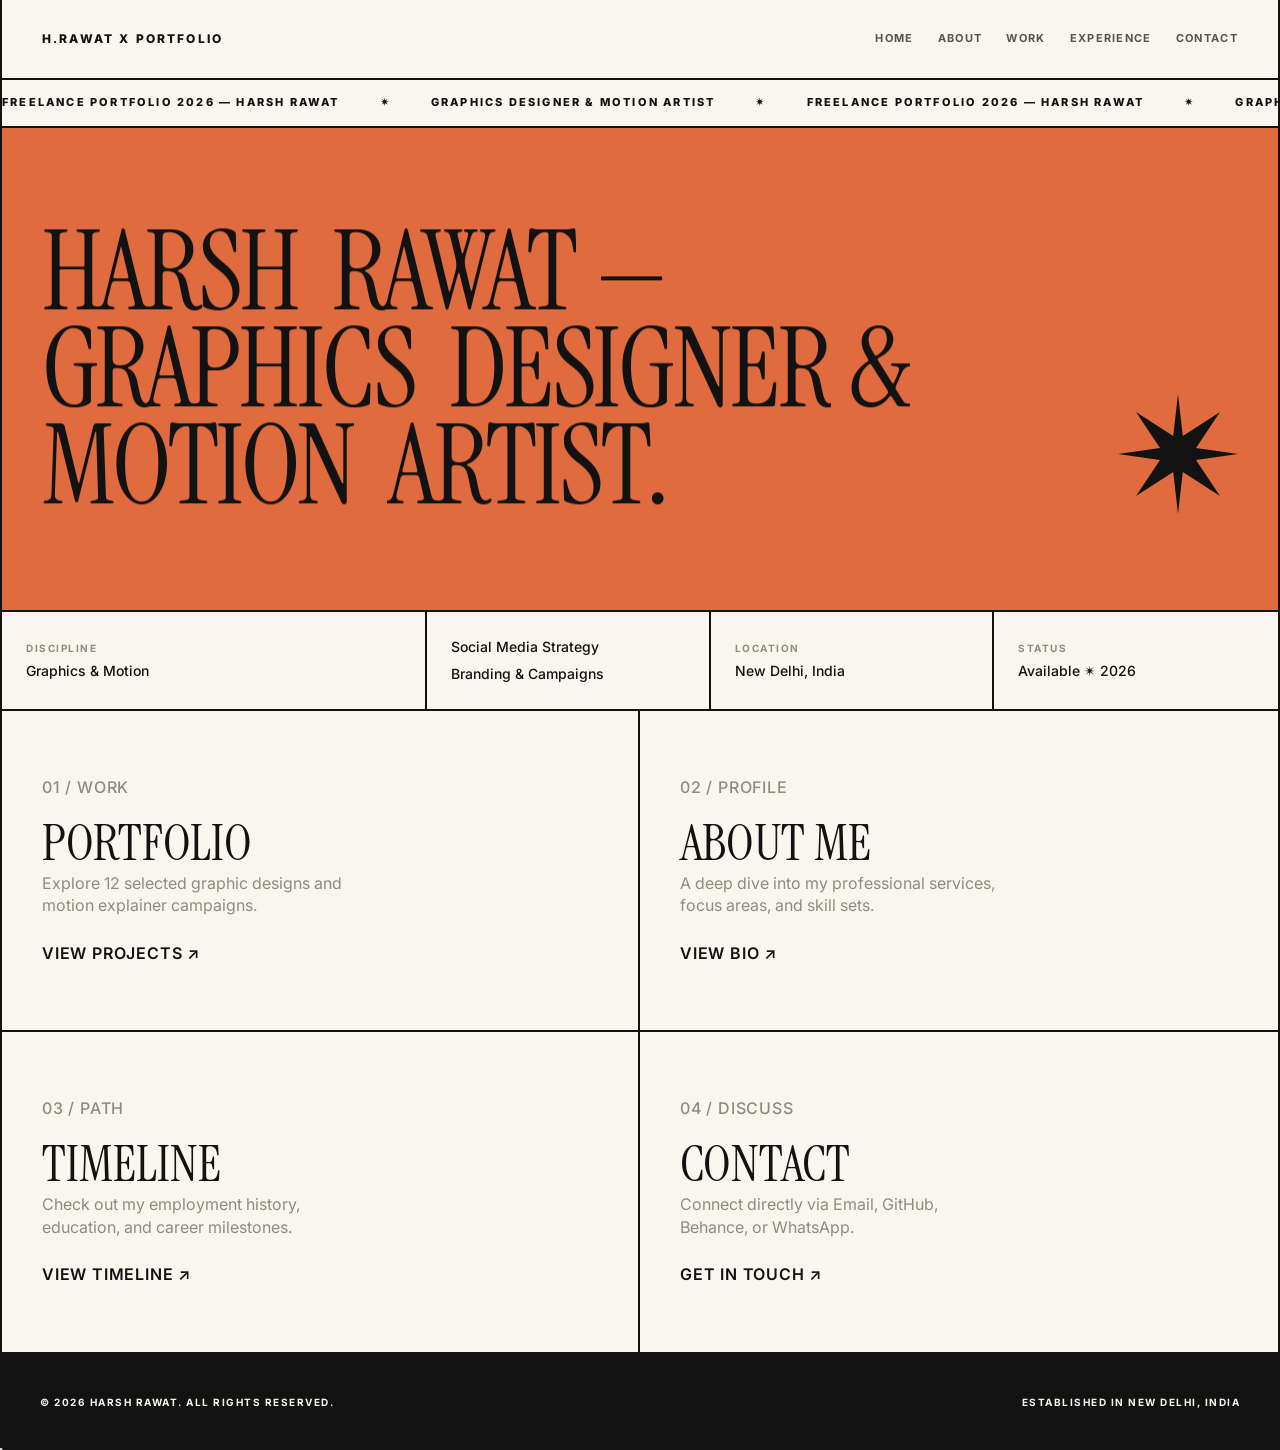
<file: index.html>
<!DOCTYPE html>
<html lang="en">
<head>
  <meta charset="UTF-8">
  <meta name="viewport" content="width=device-width, initial-scale=1.0">
  <title>Harsh Rawat — Portfolio ✴︎ Freelance 2026</title>
  <meta name="description" content="Portfolio of Harsh Rawat — Graphics Designer & Motion Artist. Inspired by Neo-Brutalist Swiss print layouts.">
  
  <meta property="og:title" content="Harsh Rawat — Portfolio ✴︎ Freelance 2026">
  <meta property="og:description" content="Graphics Designer & Motion Artist specializing in social media campaigns, motion design, and branding.">
  <meta property="og:type" content="website">
  
  <link rel="icon" href="data:image/svg+xml,<svg xmlns='http://www.w3.org/2000/svg' viewBox='0 0 100 100'><text y='.9em' font-size='90'>✴︎</text></svg>">
  <link rel="stylesheet" href="css/style.css">
</head>
<body>

  <!-- ========== HEADER NAV ========== -->
  <nav class="nav brutalist-border-bottom">
    <div class="nav__inner">
      <a href="index.html" class="nav__logo" data-magnetic><span>H.RAWAT X PORTFOLIO</span></a>
      
      <div class="nav__links" id="navLinks">
        <a href="index.html" class="nav__link active">Home</a>
        <a href="about.html" class="nav__link">About</a>
        <a href="work.html" class="nav__link">Work</a>
        <a href="experience.html" class="nav__link">Experience</a>
        <a href="contact.html" class="nav__link">Contact</a>
      </div>

      <button class="nav__toggle" id="navToggle" aria-label="Toggle menu">
        <span></span>
        <span></span>
        <span></span>
      </button>
    </div>
  </nav>

  <main class="page-container brutalist-border-left brutalist-border-right">
    <!-- ========== HERO SECTION ========== -->
    <section class="hero brutalist-border-bottom" id="hero">
      <div class="hero__top-ticker brutalist-border-bottom">
        <div class="ticker-inner">
          <span>FREELANCE PORTFOLIO 2026 — HARSH RAWAT</span>
          <span>✴︎</span>
          <span>GRAPHICS DESIGNER & MOTION ARTIST</span>
          <span>✴︎</span>
          <span>FREELANCE PORTFOLIO 2026 — HARSH RAWAT</span>
          <span>✴︎</span>
          <span>GRAPHICS DESIGNER & MOTION ARTIST</span>
        </div>
      </div>

      <div class="hero__main">
        <h1 class="hero__title" id="heroTitle">
          <!-- Populated by JS text reveal -->
        </h1>
        
        <div class="hero__starburst-wrap">
          <svg class="starburst-icon" viewBox="0 0 100 100" width="120" height="120">
            <path d="M50 0 L54 35 L85 15 L65 45 L100 50 L65 55 L85 85 L54 65 L50 100 L46 65 L15 85 L35 55 L0 50 L35 45 L15 15 L46 35 Z" fill="#121212"/>
          </svg>
        </div>
      </div>

      <div class="hero__meta-grid brutalist-border-top">
        <div class="meta-cell brutalist-border-right">
          <span class="meta-label">DISCIPLINE</span>
          <span class="meta-value">Graphics & Motion</span>
        </div>
        <div class="meta-cell brutalist-border-right">
          <span class="meta-value">Social Media Strategy</span>
          <span class="meta-value">Branding & Campaigns</span>
        </div>
        <div class="meta-cell brutalist-border-right">
          <span class="meta-label">LOCATION</span>
          <span class="meta-value">New Delhi, India</span>
        </div>
        <div class="meta-cell">
          <span class="meta-label">STATUS</span>
          <span class="meta-value">Available ✴︎ 2026</span>
        </div>
      </div>
    </section>

    <!-- ========== DIRECTORY BENTO GRID ========== -->
    <section class="section home-directory">
      <div class="directory-grid">
        <!-- Panel 1: Work -->
        <a href="work.html" class="directory-panel brutalist-border-right brutalist-border-bottom animate-on-scroll" data-magnetic>
          <div class="panel-inner">
            <span class="panel-num">01 / WORK</span>
            <h2 class="panel-title">PORTFOLIO</h2>
            <p class="panel-desc">Explore 12 selected graphic designs and motion explainer campaigns.</p>
            <span class="panel-arrow">VIEW PROJECTS ↗</span>
          </div>
        </a>

        <!-- Panel 2: About -->
        <a href="about.html" class="directory-panel brutalist-border-bottom animate-on-scroll delay-1" data-magnetic>
          <div class="panel-inner">
            <span class="panel-num">02 / PROFILE</span>
            <h2 class="panel-title">ABOUT ME</h2>
            <p class="panel-desc">A deep dive into my professional services, focus areas, and skill sets.</p>
            <span class="panel-arrow">VIEW BIO ↗</span>
          </div>
        </a>

        <!-- Panel 3: Experience -->
        <a href="experience.html" class="directory-panel brutalist-border-right animate-on-scroll delay-2" data-magnetic>
          <div class="panel-inner">
            <span class="panel-num">03 / PATH</span>
            <h2 class="panel-title">TIMELINE</h2>
            <p class="panel-desc">Check out my employment history, education, and career milestones.</p>
            <span class="panel-arrow">VIEW TIMELINE ↗</span>
          </div>
        </a>

        <!-- Panel 4: Contact -->
        <a href="contact.html" class="directory-panel animate-on-scroll delay-3" data-magnetic>
          <div class="panel-inner">
            <span class="panel-num">04 / DISCUSS</span>
            <h2 class="panel-title">CONTACT</h2>
            <p class="panel-desc">Connect directly via Email, GitHub, Behance, or WhatsApp.</p>
            <span class="panel-arrow">GET IN TOUCH ↗</span>
          </div>
        </a>
      </div>
    </section>
  </main>

  <!-- ========== FOOTER ========== -->
  <footer class="footer brutalist-border-top">
    <div class="footer__inner">
      <p>© 2026 HARSH RAWAT. ALL RIGHTS RESERVED.</p>
      <p>ESTABLISHED IN NEW DELHI, INDIA</p>
    </div>
  </footer>

  <!-- ========== CUSTOM CURSOR SYSTEM ========== -->
  <div class="custom-cursor__ring" id="customCursorRing"></div>
  <div class="custom-cursor__dot" id="customCursorDot"></div>

  <script src="js/main.js"></script>
</body>
</html>
</file>
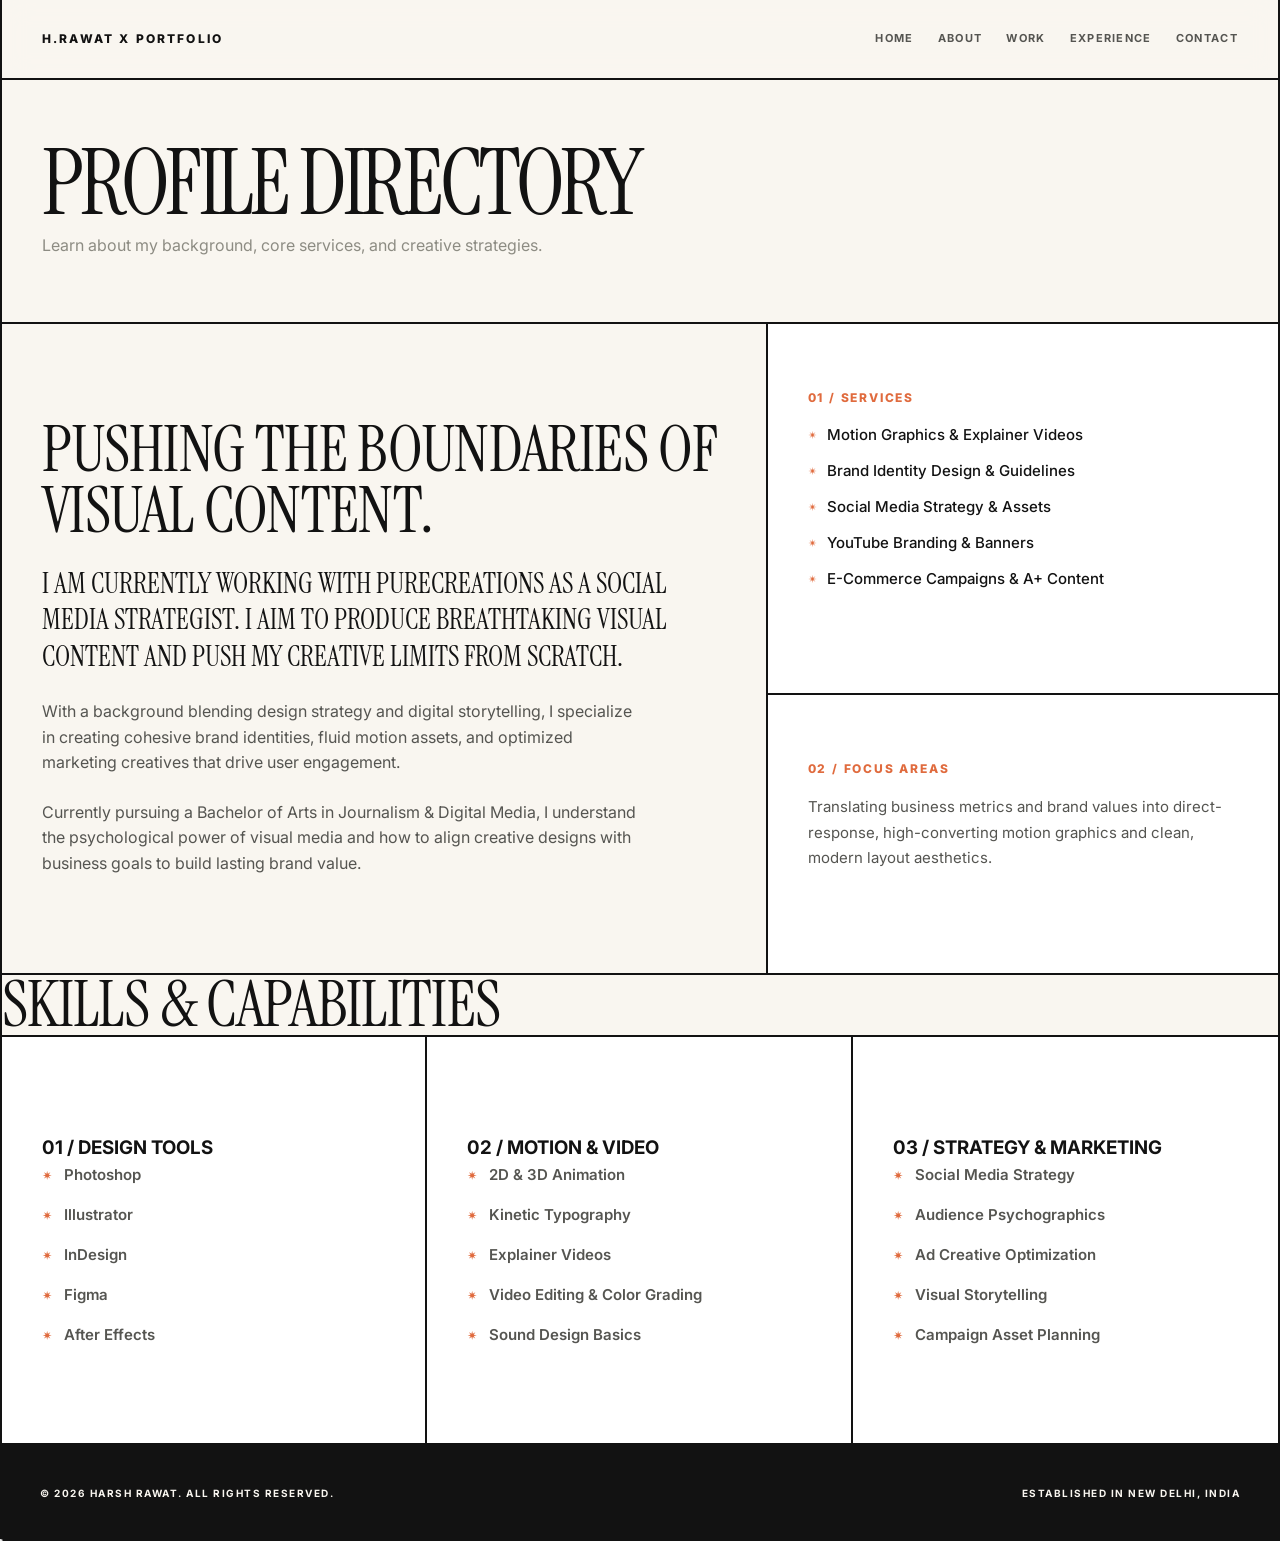
<file: about.html>
<!DOCTYPE html>
<html lang="en">
<head>
  <meta charset="UTF-8">
  <meta name="viewport" content="width=device-width, initial-scale=1.0">
  <title>About Harsh Rawat — Graphics Designer & Motion Artist</title>
  <meta name="description" content="Learn about Harsh Rawat — a Graphics Designer, Motion Artist, and Design Strategist based in New Delhi, India.">
  
  <link rel="icon" href="data:image/svg+xml,<svg xmlns='http://www.w3.org/2000/svg' viewBox='0 0 100 100'><text y='.9em' font-size='90'>✴︎</text></svg>">
  <link rel="stylesheet" href="css/style.css">
</head>
<body>

  <!-- ========== HEADER NAV ========== -->
  <nav class="nav brutalist-border-bottom">
    <div class="nav__inner">
      <a href="index.html" class="nav__logo" data-magnetic><span>H.RAWAT X PORTFOLIO</span></a>
      
      <div class="nav__links" id="navLinks">
        <a href="index.html" class="nav__link">Home</a>
        <a href="about.html" class="nav__link active">About</a>
        <a href="work.html" class="nav__link">Work</a>
        <a href="experience.html" class="nav__link">Experience</a>
        <a href="contact.html" class="nav__link">Contact</a>
      </div>

      <button class="nav__toggle" id="navToggle" aria-label="Toggle menu">
        <span></span>
        <span></span>
        <span></span>
      </button>
    </div>
  </nav>

  <main class="page-container brutalist-border-left brutalist-border-right">
    <!-- ========== PAGE HEADER ========== -->
    <header class="section-page-header brutalist-border-bottom">
      <h1 class="page-title">PROFILE DIRECTORY</h1>
      <p class="page-subtitle">Learn about my background, core services, and creative strategies.</p>
    </header>

    <!-- ========== ABOUT SECTION ========== -->
    <section class="section about brutalist-border-bottom" id="about">
      <div class="about__grid">
        <div class="about__details brutalist-border-right animate-on-scroll">
          <h2 class="section-title">Pushing the boundaries of visual content.</h2>
          <p class="about__lead">
            I am currently working with PureCreations as a social media strategist. I aim to produce breathtaking visual content and push my creative limits from scratch.
          </p>
          <p class="about__body">
            With a background blending design strategy and digital storytelling, I specialize in creating cohesive brand identities, fluid motion assets, and optimized marketing creatives that drive user engagement.
          </p>
          <p class="about__body">
            Currently pursuing a Bachelor of Arts in Journalism & Digital Media, I understand the psychological power of visual media and how to align creative designs with business goals to build lasting brand value.
          </p>
        </div>

        <div class="about__sidebar animate-on-scroll delay-1">
          <div class="sidebar-block brutalist-border-bottom">
            <span class="sidebar-num">01 / Services</span>
            <ul class="sidebar-list">
              <li>Motion Graphics & Explainer Videos</li>
              <li>Brand Identity Design & Guidelines</li>
              <li>Social Media Strategy & Assets</li>
              <li>YouTube Branding & Banners</li>
              <li>E-Commerce Campaigns & A+ Content</li>
            </ul>
          </div>
          <div class="sidebar-block">
            <span class="sidebar-num">02 / Focus Areas</span>
            <p class="sidebar-text">
              Translating business metrics and brand values into direct-response, high-converting motion graphics and clean, modern layout aesthetics.
            </p>
          </div>
        </div>
      </div>
    </section>

    <!-- ========== SKILLS SECTION ========== -->
    <section class="section skills" id="skills">
      <div class="skills__header brutalist-border-bottom">
        <h2 class="section-title">Skills & Capabilities</h2>
      </div>

      <div class="skills__grid">
        <div class="skills__col brutalist-border-right animate-on-scroll">
          <h3 class="skills__title">01 / DESIGN TOOLS</h3>
          <ul class="skills__list">
            <li>Photoshop</li>
            <li>Illustrator</li>
            <li>InDesign</li>
            <li>Figma</li>
            <li>After Effects</li>
          </ul>
        </div>

        <div class="skills__col brutalist-border-right animate-on-scroll delay-1">
          <h3 class="skills__title">02 / MOTION & VIDEO</h3>
          <ul class="skills__list">
            <li>2D & 3D Animation</li>
            <li>Kinetic Typography</li>
            <li>Explainer Videos</li>
            <li>Video Editing & Color Grading</li>
            <li>Sound Design Basics</li>
          </ul>
        </div>

        <div class="skills__col animate-on-scroll delay-2">
          <h3 class="skills__title">03 / STRATEGY & MARKETING</h3>
          <ul class="skills__list">
            <li>Social Media Strategy</li>
            <li>Audience Psychographics</li>
            <li>Ad Creative Optimization</li>
            <li>Visual Storytelling</li>
            <li>Campaign Asset Planning</li>
          </ul>
        </div>
      </div>
    </section>
  </main>

  <!-- ========== FOOTER ========== -->
  <footer class="footer brutalist-border-top">
    <div class="footer__inner">
      <p>© 2026 HARSH RAWAT. ALL RIGHTS RESERVED.</p>
      <p>ESTABLISHED IN NEW DELHI, INDIA</p>
    </div>
  </footer>

  <!-- ========== CUSTOM CURSOR SYSTEM ========== -->
  <div class="custom-cursor__ring" id="customCursorRing"></div>
  <div class="custom-cursor__dot" id="customCursorDot"></div>

  <script src="js/main.js"></script>
</body>
</html>
</file>
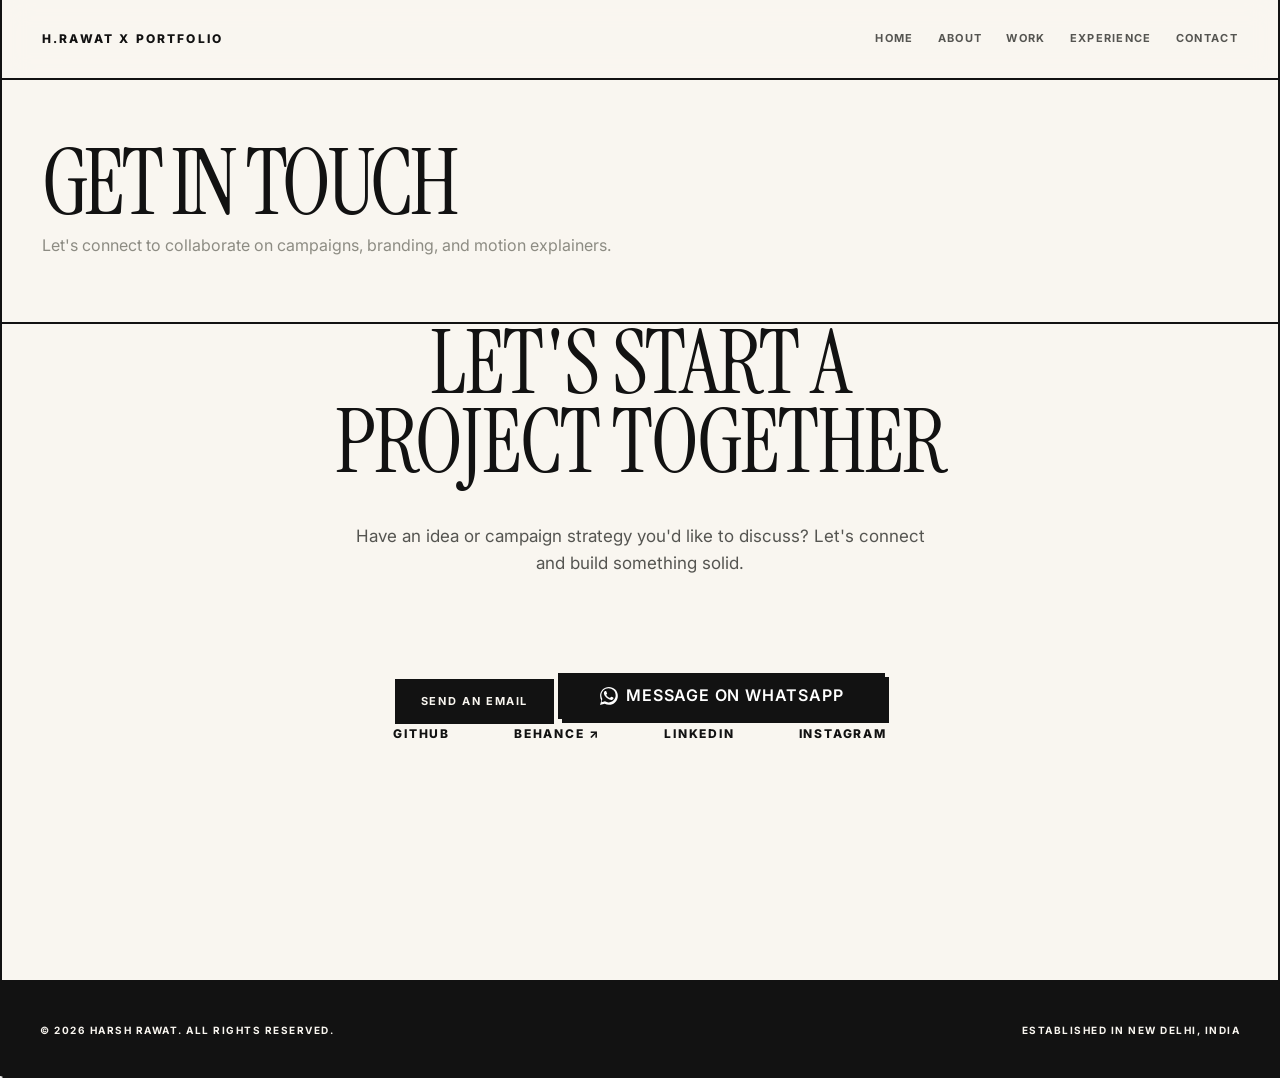
<file: contact.html>
<!DOCTYPE html>
<html lang="en">
<head>
  <meta charset="UTF-8">
  <meta name="viewport" content="width=device-width, initial-scale=1.0">
  <title>Contact Harsh Rawat — Graphics & Motion Designer</title>
  <meta name="description" content="Get in touch with Harsh Rawat for freelance projects, design strategy, and motion graphics campaigns.">
  
  <link rel="icon" href="data:image/svg+xml,<svg xmlns='http://www.w3.org/2000/svg' viewBox='0 0 100 100'><text y='.9em' font-size='90'>✴︎</text></svg>">
  <link rel="stylesheet" href="css/style.css">
</head>
<body>

  <!-- ========== HEADER NAV ========== -->
  <nav class="nav brutalist-border-bottom">
    <div class="nav__inner">
      <a href="index.html" class="nav__logo" data-magnetic><span>H.RAWAT X PORTFOLIO</span></a>
      
      <div class="nav__links" id="navLinks">
        <a href="index.html" class="nav__link">Home</a>
        <a href="about.html" class="nav__link">About</a>
        <a href="work.html" class="nav__link">Work</a>
        <a href="experience.html" class="nav__link">Experience</a>
        <a href="contact.html" class="nav__link active">Contact</a>
      </div>

      <button class="nav__toggle" id="navToggle" aria-label="Toggle menu">
        <span></span>
        <span></span>
        <span></span>
      </button>
    </div>
  </nav>

  <main class="page-container brutalist-border-left brutalist-border-right">
    <!-- ========== PAGE HEADER ========== -->
    <header class="section-page-header brutalist-border-bottom">
      <h1 class="page-title">GET IN TOUCH</h1>
      <p class="page-subtitle">Let's connect to collaborate on campaigns, branding, and motion explainers.</p>
    </header>

    <!-- ========== CONTACT SECTION ========== -->
    <section class="section contact" id="contact">
      <div class="contact__wrapper animate-on-scroll">
        <h2 class="contact__title">LET'S START A<br>PROJECT TOGETHER</h2>
        <p class="contact__desc">
          Have an idea or campaign strategy you'd like to discuss? Let's connect and build something solid.
        </p>

        <div class="contact__actions">
          <a href="mailto:harshrawatwork12@gmail.com" class="btn btn--primary" data-magnetic><span>SEND AN EMAIL</span></a>
          
          <a href="https://wa.me/919899780749?text=Hi%20Harsh,%20I'm%20interested%20in%20working%20with%20you!" target="_blank" rel="noopener noreferrer" class="btn btn--whatsapp" data-magnetic>
            <svg class="whatsapp-icon" viewBox="0 0 24 24" width="20" height="20">
              <path d="M.057 24l1.687-6.163c-1.041-1.804-1.588-3.849-1.587-5.946C.003 5.324 5.328 0 11.894 0c3.18.001 6.167 1.24 8.413 3.488 2.245 2.248 3.481 5.236 3.48 8.414-.003 6.557-5.328 11.88-11.894 11.88-1.996-.001-3.956-.5-5.688-1.448L0 24zm6.59-4.846c1.6.95 3.1 1.458 4.707 1.46 5.251 0 9.52-4.26 9.523-9.514.001-2.546-.99-4.939-2.792-6.741C16.22 2.557 13.832 1.564 11.29 1.562 6.037 1.562 1.768 5.82 1.766 11.074c-.001 1.684.444 3.328 1.292 4.787L2.052 20.24l4.595-1.086zM17.43 14.1c-.322-.16-1.897-.936-2.185-1.042-.289-.106-.499-.16-.709.16-.21.32-.815.936-1 1.147-.184.21-.368.239-.69.079-.322-.16-1.357-.5-2.585-1.594-.955-.852-1.6-1.906-1.786-2.227-.188-.321-.02-.495.141-.654.144-.143.322-.375.483-.562.16-.188.214-.32.321-.534.108-.214.054-.4-.027-.56-.08-.16-.709-1.71-.971-2.339-.255-.613-.514-.53-.709-.54l-.604-.01c-.21 0-.552.079-.841.396-.289.317-1.103 1.077-1.103 2.628 0 1.551 1.129 3.05 1.287 3.261.158.21 2.222 3.393 5.385 4.757.753.324 1.341.518 1.8.662.756.24 1.444.207 1.988.126.606-.09 1.897-.775 2.16-1.493.263-.718.263-1.332.184-1.463-.079-.13-.289-.21-.611-.37z" fill="currentColor"/>
            </svg>
            <span>MESSAGE ON WHATSAPP</span>
          </a>
        </div>

        <div class="contact__links">
          <a href="https://github.com/HarshRawat12" target="_blank" rel="noopener noreferrer" class="social-link">GITHUB</a>
          <a href="https://www.behance.net/harsh_rawat" target="_blank" rel="noopener noreferrer" class="social-link">BEHANCE ↗</a>
          <a href="#" target="_blank" rel="noopener noreferrer" class="social-link">LINKEDIN</a>
          <a href="#" target="_blank" rel="noopener noreferrer" class="social-link">INSTAGRAM</a>
        </div>
      </div>
    </section>
  </main>

  <!-- ========== FOOTER ========== -->
  <footer class="footer brutalist-border-top">
    <div class="footer__inner">
      <p>© 2026 HARSH RAWAT. ALL RIGHTS RESERVED.</p>
      <p>ESTABLISHED IN NEW DELHI, INDIA</p>
    </div>
  </footer>

  <!-- ========== CUSTOM CURSOR SYSTEM ========== -->
  <div class="custom-cursor__ring" id="customCursorRing"></div>
  <div class="custom-cursor__dot" id="customCursorDot"></div>

  <script src="js/main.js"></script>
</body>
</html>
</file>
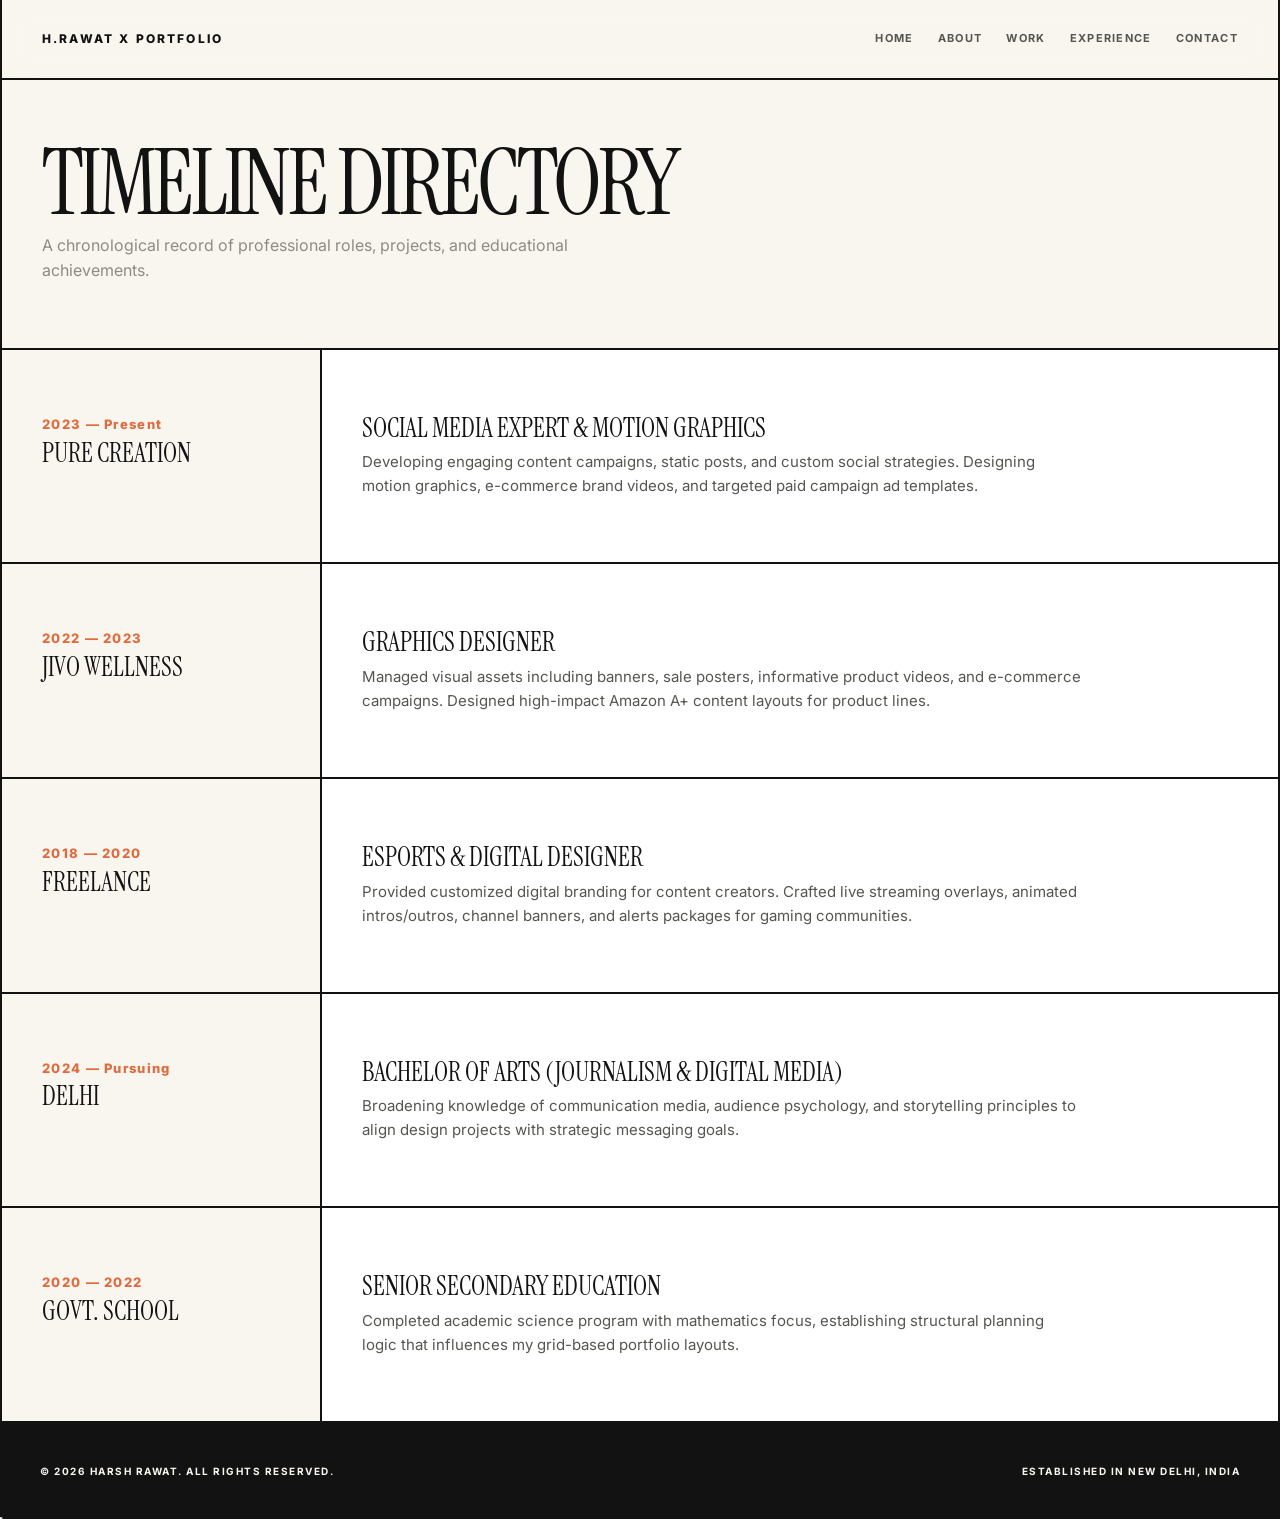
<file: experience.html>
<!DOCTYPE html>
<html lang="en">
<head>
  <meta charset="UTF-8">
  <meta name="viewport" content="width=device-width, initial-scale=1.0">
  <title>Timeline & Experience — Harsh Rawat</title>
  <meta name="description" content="Professional experience and educational background of Harsh Rawat.">
  
  <link rel="icon" href="data:image/svg+xml,<svg xmlns='http://www.w3.org/2000/svg' viewBox='0 0 100 100'><text y='.9em' font-size='90'>✴︎</text></svg>">
  <link rel="stylesheet" href="css/style.css">
</head>
<body>

  <!-- ========== HEADER NAV ========== -->
  <nav class="nav brutalist-border-bottom">
    <div class="nav__inner">
      <a href="index.html" class="nav__logo" data-magnetic><span>H.RAWAT X PORTFOLIO</span></a>
      
      <div class="nav__links" id="navLinks">
        <a href="index.html" class="nav__link">Home</a>
        <a href="about.html" class="nav__link">About</a>
        <a href="work.html" class="nav__link">Work</a>
        <a href="experience.html" class="nav__link active">Experience</a>
        <a href="contact.html" class="nav__link">Contact</a>
      </div>

      <button class="nav__toggle" id="navToggle" aria-label="Toggle menu">
        <span></span>
        <span></span>
        <span></span>
      </button>
    </div>
  </nav>

  <main class="page-container brutalist-border-left brutalist-border-right">
    <!-- ========== PAGE HEADER ========== -->
    <header class="section-page-header brutalist-border-bottom">
      <h1 class="page-title">TIMELINE DIRECTORY</h1>
      <p class="page-subtitle">A chronological record of professional roles, projects, and educational achievements.</p>
    </header>

    <!-- ========== EXPERIENCE SECTION ========== -->
    <section class="section experience" id="experience">
      <div class="timeline">
        <!-- Item 1 -->
        <div class="timeline__item brutalist-border-bottom animate-on-scroll">
          <div class="timeline__info brutalist-border-right">
            <span class="timeline__time">2023 — Present</span>
            <span class="timeline__org">Pure Creation</span>
          </div>
          <div class="timeline__details">
            <h3 class="timeline__role">Social Media Expert & Motion Graphics</h3>
            <p>Developing engaging content campaigns, static posts, and custom social strategies. Designing motion graphics, e-commerce brand videos, and targeted paid campaign ad templates.</p>
          </div>
        </div>

        <!-- Item 2 -->
        <div class="timeline__item brutalist-border-bottom animate-on-scroll">
          <div class="timeline__info brutalist-border-right">
            <span class="timeline__time">2022 — 2023</span>
            <span class="timeline__org">Jivo Wellness</span>
          </div>
          <div class="timeline__details">
            <h3 class="timeline__role">Graphics Designer</h3>
            <p>Managed visual assets including banners, sale posters, informative product videos, and e-commerce campaigns. Designed high-impact Amazon A+ content layouts for product lines.</p>
          </div>
        </div>

        <!-- Item 3 -->
        <div class="timeline__item brutalist-border-bottom animate-on-scroll">
          <div class="timeline__info brutalist-border-right">
            <span class="timeline__time">2018 — 2020</span>
            <span class="timeline__org">Freelance</span>
          </div>
          <div class="timeline__details">
            <h3 class="timeline__role">Esports & Digital Designer</h3>
            <p>Provided customized digital branding for content creators. Crafted live streaming overlays, animated intros/outros, channel banners, and alerts packages for gaming communities.</p>
          </div>
        </div>

        <!-- Item 4 -->
        <div class="timeline__item brutalist-border-bottom animate-on-scroll">
          <div class="timeline__info brutalist-border-right">
            <span class="timeline__time">2024 — Pursuing</span>
            <span class="timeline__org">Delhi</span>
          </div>
          <div class="timeline__details">
            <h3 class="timeline__role">Bachelor of Arts (Journalism & Digital Media)</h3>
            <p>Broadening knowledge of communication media, audience psychology, and storytelling principles to align design projects with strategic messaging goals.</p>
          </div>
        </div>

        <!-- Item 5 -->
        <div class="timeline__item animate-on-scroll">
          <div class="timeline__info brutalist-border-right">
            <span class="timeline__time">2020 — 2022</span>
            <span class="timeline__org">Govt. School</span>
          </div>
          <div class="timeline__details">
            <h3 class="timeline__role">Senior Secondary Education</h3>
            <p>Completed academic science program with mathematics focus, establishing structural planning logic that influences my grid-based portfolio layouts.</p>
          </div>
        </div>
      </div>
    </section>
  </main>

  <!-- ========== FOOTER ========== -->
  <footer class="footer brutalist-border-top">
    <div class="footer__inner">
      <p>© 2026 HARSH RAWAT. ALL RIGHTS RESERVED.</p>
      <p>ESTABLISHED IN NEW DELHI, INDIA</p>
    </div>
  </footer>

  <!-- ========== CUSTOM CURSOR SYSTEM ========== -->
  <div class="custom-cursor__ring" id="customCursorRing"></div>
  <div class="custom-cursor__dot" id="customCursorDot"></div>

  <script src="js/main.js"></script>
</body>
</html>
</file>
<file: css/style.css>
/* ============================================================
   HARSH RAWAT — MODERN SWISS NEO-BRUTALIST DESIGN SYSTEM
   Inspired by Emma Vallon Freelance 2026 Portfolio
   Flat Layouts · Thick Outlines · Condensed Serif Typography
   ============================================================ */

/* ---------- Google Fonts ---------- */
@import url('https://fonts.googleapis.com/css2?family=Instrument+Serif:ital,wght@0,400;1,400&family=Inter:wght@300;400;500;600;700;800&display=swap');

/* ---------- CSS Custom Properties ---------- */
:root {
  /* Colors */
  --bg-primary:      #F9F6F0;  /* Warm milk / cream background */
  --bg-dark:         #121212;  /* Deep charcoal black */
  --bg-white:        #FFFFFF;  /* Solid off-white for bento cards */
  
  --text-primary:    #121212;  /* Sharp charcoal text */
  --text-secondary:  #555551;  /* Muted charcoal */
  --text-muted:      #8D8C83;  /* Faded print gray */
  --text-light:      #F9F6F0;
  
  --accent:          #E06B3E;  /* Vibrant Burnt Terracotta */
  --accent-olive:    #5E6D58;  /* Flat Olive Green */
  
  --border-color:    #121212;
  --border-width:    2px;

  /* Typography */
  --font-sans:       'Inter', -apple-system, BlinkMacSystemFont, sans-serif;
  --font-serif:      'Instrument Serif', Georgia, serif;
  
  /* Spacing */
  --space-xs:        4px;
  --space-sm:        8px;
  --space-md:        16px;
  --space-lg:        24px;
  --space-xl:        40px;
  --space-2xl:       64px;
  --space-3xl:       96px;

  /* Transitions */
  --ease-out:        cubic-bezier(0.16, 1, 0.3, 1);
  --duration-fast:   0.2s;
  --duration-base:   0.4s;
}

/* ---------- Reset & Base ---------- */
*,
*::before,
*::after {
  margin: 0;
  padding: 0;
  box-sizing: border-box;
}

html {
  scroll-behavior: smooth;
  font-size: 16px;
  -webkit-font-smoothing: antialiased;
  -moz-osx-font-smoothing: grayscale;
  background-color: var(--bg-primary); /* Surrounding layout background matches page cream */
}

body {
  font-family: var(--font-sans);
  background-color: var(--bg-primary);
  color: var(--text-primary);
  line-height: 1.6;
  overflow-x: hidden;
}

a {
  color: inherit;
  text-decoration: none;
}

img {
  max-width: 100%;
  display: block;
}

/* ---------- Structural Dividers ---------- */
.brutalist-border {
  border: var(--border-width) solid var(--border-color);
}

.brutalist-border-top {
  border-top: var(--border-width) solid var(--border-color);
}

.brutalist-border-bottom {
  border-bottom: var(--border-width) solid var(--border-color);
}

.brutalist-border-left {
  border-left: var(--border-width) solid var(--border-color);
}

.brutalist-border-right {
  border-right: var(--border-width) solid var(--border-color);
}

/* ---------- Page Container ---------- */
.page-container {
  max-width: 1280px;
  margin: 0 auto;
  background-color: var(--bg-primary);
  min-height: 100vh;
}

.container {
  width: 100%;
  padding: 0 var(--space-xl);
}

/* ---------- Typography ---------- */
.section-title {
  font-family: var(--font-serif);
  font-size: clamp(36px, 5.5vw, 64px);
  font-weight: 400;
  line-height: 0.95;
  letter-spacing: -0.01em;
  text-transform: uppercase;
}

.catalog-code {
  font-family: var(--font-sans);
  font-size: 11px;
  font-weight: 700;
  letter-spacing: 0.15em;
  color: var(--text-muted);
  display: block;
  margin-bottom: var(--space-sm);
  text-transform: uppercase;
}

/* ---------- Navigation Header ---------- */
.nav {
  position: sticky;
  top: 0;
  z-index: 100;
  height: 80px;
  background: rgba(249, 246, 240, 0.85);
  backdrop-filter: blur(15px);
  -webkit-backdrop-filter: blur(15px);
  transition: background var(--duration-fast) ease;
  width: 100%;
}

.nav__inner {
  max-width: 1280px;
  margin: 0 auto;
  height: 100%;
  display: flex;
  align-items: center;
  justify-content: space-between;
  padding: 0 var(--space-xl);
  border-left: var(--border-width) solid var(--border-color);
  border-right: var(--border-width) solid var(--border-color);
}

.nav__logo {
  font-family: var(--font-sans);
  font-size: 12px;
  font-weight: 800;
  letter-spacing: 0.18em;
  color: var(--text-primary);
  text-transform: uppercase;
}

.nav__links {
  display: flex;
  align-items: center;
  gap: var(--space-lg);
}

.nav__link {
  font-family: var(--font-sans);
  font-size: 11px;
  font-weight: 700;
  letter-spacing: 0.12em;
  color: var(--text-secondary);
  text-transform: uppercase;
  padding: 6px 0;
  transition: color var(--duration-fast) ease;
}

.nav__link:hover {
  color: var(--accent);
}

/* Mobile Toggle */
.nav__toggle {
  display: none;
  flex-direction: column;
  gap: 5px;
  padding: 4px;
  z-index: 110;
}

.nav__toggle span {
  display: block;
  width: 22px;
  height: 2px;
  background: var(--text-primary);
  transition: transform var(--duration-fast) var(--ease-out),
              opacity var(--duration-fast) var(--ease-out);
}

.nav__toggle.active span:nth-child(1) {
  transform: translateY(7px) rotate(45deg);
}

.nav__toggle.active span:nth-child(2) {
  opacity: 0;
}

.nav__toggle.active span:nth-child(3) {
  transform: translateY(-7px) rotate(-45deg);
}

/* ---------- Buttons ---------- */
.btn {
  display: inline-flex;
  align-items: center;
  justify-content: center;
  font-family: var(--font-sans);
  font-size: 11px;
  font-weight: 700;
  letter-spacing: 0.15em;
  text-transform: uppercase;
  padding: 12px 24px;
  border-radius: 0;
  cursor: pointer;
  transition: all 0.18s var(--ease-out);
}

.btn--outline {
  border: var(--border-width) solid var(--border-color);
  background: transparent;
  color: var(--text-primary);
}

.btn--outline:hover {
  background: var(--text-primary);
  color: var(--bg-primary);
  transform: translate(-2px, -2px);
  box-shadow: 4px 4px 0px var(--accent);
}

.btn--primary {
  border: var(--border-width) solid var(--border-color);
  background: var(--text-primary);
  color: var(--bg-primary);
}

.btn--primary:hover {
  background: var(--accent);
  color: var(--bg-primary);
  transform: translate(-2px, -2px);
  box-shadow: 4px 4px 0px var(--text-primary);
}

/* ---------- Text Reveal ---------- */
.text-reveal-word {
  display: inline-block;
  overflow: hidden;
  vertical-align: bottom;
}

.text-reveal-word span {
  display: inline-block;
  transform: translateY(105%);
  transition: transform var(--duration-base) cubic-bezier(0.16, 1, 0.3, 1);
  will-change: transform;
}

.text-reveal-word.revealed span {
  transform: translateY(0);
}

/* ---------- Hero Section ---------- */
.hero {
  background-color: var(--accent); /* Terracotta */
  color: var(--bg-dark);
  display: flex;
  flex-direction: column;
}

.hero__top-ticker {
  height: 48px;
  display: flex;
  align-items: center;
  overflow: hidden;
  white-space: nowrap;
  background: var(--bg-primary);
}

.ticker-inner {
  display: inline-flex;
  animation: ticker 25s linear infinite;
  gap: var(--space-xl);
}

.ticker-inner span {
  font-family: var(--font-sans);
  font-size: 11px;
  font-weight: 800;
  letter-spacing: 0.2em;
  text-transform: uppercase;
  color: var(--text-primary);
}

@keyframes ticker {
  0% { transform: translate3d(0, 0, 0); }
  100% { transform: translate3d(-50%, 0, 0); }
}

.hero__main {
  padding: var(--space-3xl) var(--space-xl);
  display: flex;
  justify-content: space-between;
  align-items: flex-end;
  position: relative;
}

.hero__title {
  font-family: var(--font-serif);
  font-size: clamp(52px, 9.5vw, 110px);
  font-weight: 400;
  line-height: 0.88;
  letter-spacing: -0.02em;
  text-transform: uppercase;
  max-width: 950px;
}

.hero__starburst-wrap {
  flex-shrink: 0;
  display: flex;
  align-items: center;
  justify-content: center;
}

.starburst-icon {
  animation: spin 30s linear infinite;
  fill: var(--bg-dark);
}

@keyframes spin {
  100% { transform: rotate(360deg); }
}

.hero__meta-grid {
  display: grid;
  grid-template-columns: 1.5fr 1fr 1fr 1fr;
  background-color: var(--bg-primary);
}

.meta-cell {
  padding: var(--space-lg);
  display: flex;
  flex-direction: column;
  justify-content: center;
  gap: var(--space-xs);
}

.meta-label {
  font-family: var(--font-sans);
  font-size: 10px;
  font-weight: 700;
  letter-spacing: 0.15em;
  color: var(--text-muted);
  text-transform: uppercase;
}

.meta-value {
  font-family: var(--font-sans);
  font-size: 14px;
  font-weight: 500;
  color: var(--text-primary);
}

/* ---------- Common Section Layout ---------- */
.section {
  padding: 0;
}

.section__header {
  padding: var(--space-xl);
}

/* ---------- Scroll Animations ---------- */
.animate-on-scroll {
  opacity: 0;
  transform: translateY(30px);
  transition: opacity var(--duration-base) var(--ease-out),
              transform var(--duration-base) var(--ease-out);
}

.animate-on-scroll.visible {
  opacity: 1;
  transform: translateY(0);
}

.animate-on-scroll.delay-1 { transition-delay: 0.15s; }
.animate-on-scroll.delay-2 { transition-delay: 0.3s; }

/* ---------- About Section ---------- */
.about__grid {
  display: grid;
  grid-template-columns: 1.2fr 0.8fr;
}

.about__details {
  padding: var(--space-3xl) var(--space-xl);
  display: flex;
  flex-direction: column;
  gap: var(--space-lg);
}

.about__lead {
  font-family: var(--font-serif);
  font-size: 28px;
  line-height: 1.3;
  color: var(--text-primary);
  text-transform: uppercase;
}

.about__body {
  font-size: 16px;
  color: var(--text-secondary);
  max-width: 600px;
  font-weight: 400;
}

.about__sidebar {
  display: flex;
  flex-direction: column;
  background-color: var(--bg-white);
}

.sidebar-block {
  padding: var(--space-2xl) var(--space-xl);
  display: flex;
  flex-direction: column;
  gap: var(--space-md);
  flex-grow: 1;
}

.sidebar-num {
  font-family: var(--font-sans);
  font-size: 12px;
  font-weight: 800;
  letter-spacing: 0.15em;
  text-transform: uppercase;
  color: var(--accent);
}

.sidebar-list {
  display: flex;
  flex-direction: column;
  gap: 12px;
}

.sidebar-list li {
  font-size: 15px;
  font-weight: 500;
  color: var(--text-primary);
  display: flex;
  align-items: center;
  gap: 10px;
}

.sidebar-list li::before {
  content: '✴︎';
  color: var(--accent);
  font-size: 11px;
}

.sidebar-text {
  font-size: 15px;
  line-height: 1.7;
  color: var(--text-secondary);
}

/* ---------- Selected Work Section ---------- */
.project-list {
  display: flex;
  flex-direction: column;
}

.project-module {
  background: var(--bg-primary);
}

.project-module__grid {
  display: grid;
  grid-template-columns: 0.8fr 1.2fr;
}

.project-module__info {
  padding: var(--space-3xl) var(--space-xl);
  display: flex;
  flex-direction: column;
  justify-content: space-between;
  background: var(--bg-white);
}

.project-num {
  font-family: var(--font-sans);
  font-size: 12px;
  font-weight: 800;
  letter-spacing: 0.2em;
  color: var(--accent);
}

.project-title {
  font-family: var(--font-serif);
  font-size: clamp(28px, 4vw, 48px);
  font-weight: 400;
  line-height: 1.0;
  text-transform: uppercase;
  margin-top: var(--space-sm);
  margin-bottom: var(--space-lg);
}

.project-meta-table {
  display: flex;
  flex-direction: column;
  border-top: 1px solid var(--border-color);
  margin-bottom: var(--space-lg);
}

.meta-row {
  display: flex;
  justify-content: space-between;
  padding: 10px 0;
  border-bottom: 1px solid rgba(18, 18, 18, 0.1);
}

.meta-lbl {
  font-family: var(--font-sans);
  font-size: 10px;
  font-weight: 700;
  letter-spacing: 0.15em;
  text-transform: uppercase;
  color: var(--text-muted);
}

.meta-val {
  font-family: var(--font-sans);
  font-size: 13px;
  font-weight: 600;
  color: var(--text-primary);
}

.project-desc {
  font-size: 14px;
  line-height: 1.6;
  color: var(--text-secondary);
  margin-bottom: var(--space-xl);
}

.project-footer {
  display: flex;
  align-items: center;
  justify-content: space-between;
  border-top: 1px solid var(--border-color);
  padding-top: var(--space-md);
}

.page-marker {
  font-family: var(--font-sans);
  font-size: 11px;
  font-weight: 700;
  letter-spacing: 0.1em;
  color: var(--text-muted);
}

.project-module__visual {
  overflow: hidden;
  display: flex;
  align-items: stretch;
}

.visual-img-container {
  position: relative;
  width: 100%;
  height: 100%;
  min-height: 480px;
  background-color: var(--bg-secondary);
}

.visual-img-container img {
  width: 100%;
  height: 100%;
  object-fit: cover;
  transition: transform var(--duration-base) var(--ease-out);
}

.project-module:hover .visual-img-container img {
  transform: scale(1.03);
}

/* ---------- Project Archive Index ---------- */
.archive__table {
  display: flex;
  flex-direction: column;
}

.archive__row {
  display: grid;
  grid-template-columns: 80px 2fr 1.5fr 1fr 1fr;
  padding: var(--space-lg) var(--space-xl);
  align-items: center;
  transition: all 0.22s var(--ease-out);
  background-color: var(--bg-white);
}

.archive__row--header {
  font-family: var(--font-sans);
  font-size: 11px;
  font-weight: 800;
  letter-spacing: 0.15em;
  text-transform: uppercase;
  color: var(--text-muted);
  background-color: var(--bg-primary);
}

.archive__row:not(.archive__row--header):hover {
  background-color: var(--accent-olive);
  color: var(--text-light);
}

.col-num {
  font-family: var(--font-sans);
  font-weight: 800;
  font-size: 12px;
}

.col-title {
  font-family: var(--font-serif);
  font-size: 24px;
  text-transform: uppercase;
}

.col-niche {
  font-family: var(--font-sans);
  font-size: 13px;
  font-weight: 500;
}

.col-year {
  font-family: var(--font-sans);
  font-size: 13px;
  font-weight: 600;
}

.col-link a {
  font-family: var(--font-sans);
  font-size: 11px;
  font-weight: 800;
  letter-spacing: 0.1em;
  text-decoration: underline;
}

.archive__row:not(.archive__row--header):hover .col-link a {
  color: var(--text-light);
}

/* ---------- Experience Directory ---------- */
.timeline {
  display: flex;
  flex-direction: column;
}

.timeline__item {
  display: grid;
  grid-template-columns: 320px 1fr;
  background-color: var(--bg-white);
}

.timeline__info {
  padding: var(--space-2xl) var(--space-xl);
  display: flex;
  flex-direction: column;
  gap: var(--space-xs);
  background-color: var(--bg-primary);
}

.timeline__time {
  font-family: var(--font-sans);
  font-size: 13px;
  font-weight: 800;
  letter-spacing: 0.1em;
  color: var(--accent);
}

.timeline__org {
  font-family: var(--font-serif);
  font-size: 26px;
  text-transform: uppercase;
  color: var(--text-primary);
  line-height: 1.1;
}

.timeline__details {
  padding: var(--space-2xl) var(--space-xl);
  display: flex;
  flex-direction: column;
  justify-content: center;
}

.timeline__role {
  font-family: var(--font-serif);
  font-size: 26px;
  font-weight: 400;
  text-transform: uppercase;
  color: var(--text-primary);
  margin-bottom: var(--space-sm);
  line-height: 1.1;
}

.timeline__details p {
  font-size: 15px;
  color: var(--text-secondary);
  max-width: 720px;
}

/* ---------- Skills Bento Grid ---------- */
.skills__grid {
  display: grid;
  grid-template-columns: repeat(3, 1fr);
  background: var(--bg-white);
}

.skills__col {
  padding: var(--space-3xl) var(--space-xl);
  display: flex;
  flex-direction: column;
}

.skills__col-title {
  font-family: var(--font-serif);
  font-size: 28px;
  font-weight: 400;
  color: var(--text-primary);
  text-transform: uppercase;
  margin-bottom: var(--space-xl);
}

.skills__list {
  display: flex;
  flex-direction: column;
  gap: 16px;
}

.skills__list li {
  font-family: var(--font-sans);
  font-size: 15px;
  color: var(--text-secondary);
  font-weight: 600;
  display: flex;
  align-items: center;
  gap: 12px;
  transition: transform var(--duration-fast) var(--ease-out);
}

.skills__list li::before {
  content: '✴︎';
  color: var(--accent);
  font-size: 12px;
}

.skills__list li:hover {
  transform: translateX(6px);
  color: var(--accent);
}

/* ---------- Contact Section ---------- */
.contact {
  background: var(--bg-primary);
  padding: var(--space-4xl) 0;
}

.contact__wrapper {
  max-width: 960px;
  margin: 0 auto;
  text-align: center;
  padding: 0 var(--space-xl);
}

.contact__title {
  font-family: var(--font-serif);
  font-size: clamp(40px, 8vw, 88px);
  font-weight: 400;
  letter-spacing: -0.02em;
  line-height: 0.9;
  text-transform: uppercase;
  margin-bottom: var(--space-xl);
}

.contact__desc {
  font-size: 17px;
  color: var(--text-secondary);
  max-width: 600px;
  margin: 0 auto var(--space-3xl);
}

.contact__details {
  display: grid;
  grid-template-columns: 1.2fr 0.8fr;
  margin-bottom: var(--space-3xl);
  background-color: var(--bg-white);
}

.contact__cell {
  padding: var(--space-xl);
  display: flex;
  flex-direction: column;
  align-items: center;
  justify-content: center;
  gap: var(--space-sm);
}

.contact__email {
  font-family: var(--font-serif);
  font-size: clamp(20px, 3.5vw, 36px);
  font-weight: 400;
  color: var(--text-primary);
  border-bottom: 2px solid var(--border-color);
  padding-bottom: 2px;
  transition: all var(--duration-fast) ease;
  text-transform: uppercase;
}

.contact__email:hover {
  color: var(--accent);
  border-color: var(--accent);
}

.contact__phone {
  font-family: var(--font-sans);
  font-size: 15px;
  font-weight: 700;
  color: var(--text-secondary);
}

.contact__links {
  display: flex;
  align-items: center;
  justify-content: center;
  flex-wrap: wrap;
  gap: var(--space-2xl);
}

.contact__links a.social-link {
  font-family: var(--font-sans);
  font-size: 12px;
  font-weight: 800;
  letter-spacing: 0.15em;
  color: var(--text-primary);
  text-transform: uppercase;
  transition: color var(--duration-fast) ease;
}

.contact__links a.social-link:hover {
  color: var(--accent);
}

/* ---------- Footer ---------- */
.footer {
  padding: var(--space-xl);
  background: var(--bg-dark);
  color: var(--text-light);
}

.footer__inner {
  display: flex;
  justify-content: space-between;
  align-items: center;
  max-width: 1280px;
  margin: 0 auto;
}

.footer__inner p {
  font-family: var(--font-sans);
  font-size: 10px;
  font-weight: 700;
  letter-spacing: 0.15em;
  text-transform: uppercase;
}

/* ---------- Responsive Layout ---------- */
@media (max-width: 1024px) {
  .hero__meta-grid {
    grid-template-columns: repeat(2, 1fr);
  }
  
  .about__grid {
    grid-template-columns: 1fr;
  }
  
  .project-module__grid {
    grid-template-columns: 1fr;
  }
  
  .project-module__info {
    border-right: none;
    border-bottom: var(--border-width) solid var(--border-color);
  }
  
  .archive__row {
    grid-template-columns: 60px 1.5fr 1fr 60px;
  }
  
  .col-niche {
    display: none;
  }
  
  .timeline__item {
    grid-template-columns: 1fr;
  }
  
  .timeline__info {
    border-right: none;
    border-bottom: var(--border-width) solid var(--border-color);
  }
  
  .skills__grid {
    grid-template-columns: 1fr;
  }
  
  .skills__col {
    border-right: none;
    border-bottom: var(--border-width) solid var(--border-color);
    padding: var(--space-2xl) var(--space-xl);
  }
  
  .skills__col:last-child {
    border-bottom: none;
  }
  
  .contact__details {
    grid-template-columns: 1fr;
  }
  
  .contact__cell {
    border-right: none;
    border-bottom: var(--border-width) solid var(--border-color);
  }
  
  .contact__cell:last-child {
    border-bottom: none;
  }
}

@media (max-width: 768px) {
  :root {
    --space-xl: 24px;
    --space-2xl: 40px;
    --space-3xl: 60px;
    --nav-height: 70px;
  }

  .nav__links {
    position: fixed;
    top: 0;
    right: 0;
    width: 250px;
    height: 100vh;
    flex-direction: column;
    align-items: flex-start;
    padding: 100px var(--space-xl) var(--space-xl);
    background: var(--bg-primary);
    border-left: var(--border-width) solid var(--border-color);
    transform: translateX(100%);
    transition: transform var(--duration-base) var(--ease-out);
    gap: var(--space-md);
  }

  .nav__links.open {
    transform: translateX(0);
  }

  .nav__toggle {
    display: flex;
  }

  .hero__main {
    flex-direction: column;
    align-items: flex-start;
    gap: var(--space-lg);
  }
  
  .hero__meta-grid {
    grid-template-columns: 1fr;
  }
  
  .archive__row {
    grid-template-columns: 40px 1.5fr 60px;
  }
  
  .col-year {
    display: none;
  }
  
  .contact__links {
    flex-direction: column;
    gap: var(--space-md);
  }
  
  .footer__inner {
    flex-direction: column;
    gap: var(--space-md);
    text-align: center;
  }
}

/* ---------- Design Spell: Custom Cursor ---------- */
.custom-cursor__ring {
  width: 28px;
  height: 28px;
  border: 1.5px solid #FFFFFF;
  border-radius: 50%;
  position: fixed;
  pointer-events: none;
  z-index: 9999;
  transform: translate(-50%, -50%);
  transition: width 0.25s var(--ease-out), height 0.25s var(--ease-out), background-color 0.25s var(--ease-out), border-color 0.25s var(--ease-out);
  display: block;
  mix-blend-mode: difference;
}

.custom-cursor__dot {
  width: 5px;
  height: 5px;
  background-color: #FFFFFF;
  border-radius: 50%;
  position: fixed;
  pointer-events: none;
  z-index: 9999;
  transform: translate(-50%, -50%);
  display: block;
  mix-blend-mode: difference;
}

.custom-cursor__ring.hovered {
  width: 50px;
  height: 50px;
  background-color: rgba(255, 255, 255, 0.1);
  border-color: #FFFFFF;
}

@media (hover: none) {
  .custom-cursor__ring,
  .custom-cursor__dot {
    display: none !important;
  }
}

/* ---------- Design Spell: Hover Preview ---------- */
.archive__hover-preview {
  position: fixed;
  width: 250px;
  aspect-ratio: 16/10;
  pointer-events: none;
  z-index: 999;
  overflow: hidden;
  border: var(--border-width) solid var(--border-color);
  transform: translate(-50%, -50%) scale(0);
  transform-origin: center center;
  transition: transform 0.4s cubic-bezier(0.16, 1, 0.3, 1), opacity 0.3s ease;
  opacity: 0;
  background-color: var(--bg-primary);
  box-shadow: 6px 6px 0px var(--border-color);
}

.archive__hover-preview.active {
  transform: translate(-50%, -50%) scale(1);
  opacity: 1;
}

.archive__hover-preview img {
  width: 100%;
  height: 100%;
  object-fit: cover;
}

/* ---------- Sub-Page Headers ---------- */
.section-page-header {
  padding: var(--space-2xl) var(--space-xl);
  background-color: var(--bg-primary);
  display: flex;
  flex-direction: column;
  gap: var(--space-sm);
}

.page-title {
  font-family: var(--font-serif);
  font-size: clamp(3rem, 7vw, 6.5rem);
  line-height: 0.9;
  font-weight: 400;
  color: var(--text-primary);
  text-transform: uppercase;
  letter-spacing: -0.04em;
}

.page-subtitle {
  font-family: var(--font-sans);
  font-size: var(--font-md);
  color: var(--text-muted);
  max-width: 600px;
}

/* ---------- Home Bento Grid Directory ---------- */
.home-directory {
  background-color: var(--bg-primary);
}

.directory-grid {
  display: grid;
  grid-template-columns: 1fr 1fr;
  width: 100%;
}

.directory-panel {
  padding: var(--space-2xl) var(--space-xl);
  display: flex;
  flex-direction: column;
  justify-content: space-between;
  min-height: 300px;
  transition: background-color 0.3s ease, color 0.3s ease;
  color: var(--text-primary);
  text-decoration: none;
}

.directory-panel:hover {
  background-color: var(--accent);
}

.directory-panel:hover .panel-title,
.directory-panel:hover .panel-desc,
.directory-panel:hover .panel-arrow,
.directory-panel:hover .panel-num {
  color: var(--bg-primary);
}

.panel-num {
  font-family: var(--font-sans);
  font-size: var(--font-xs);
  font-weight: 500;
  color: var(--text-muted);
  text-transform: uppercase;
  letter-spacing: 0.05em;
  transition: color 0.3s ease;
}

.panel-title {
  font-family: var(--font-serif);
  font-size: clamp(2rem, 4vw, 3.5rem);
  font-weight: 400;
  line-height: 1;
  margin-top: var(--space-md);
  margin-bottom: var(--space-xs);
  transition: color 0.3s ease;
}

.panel-desc {
  font-family: var(--font-sans);
  font-size: var(--font-sm);
  color: var(--text-muted);
  max-width: 320px;
  line-height: 1.4;
  margin-bottom: var(--space-lg);
  transition: color 0.3s ease;
}

.panel-arrow {
  font-family: var(--font-sans);
  font-size: var(--font-xs);
  font-weight: 600;
  letter-spacing: 0.05em;
  transition: color 0.3s ease;
}

/* ---------- WhatsApp Button Styling ---------- */
.btn--whatsapp {
  display: inline-flex;
  align-items: center;
  gap: var(--space-sm);
  background-color: #121212;
  color: #FFFFFF;
  border: var(--border-width) solid var(--border-color);
  padding: var(--space-sm) var(--space-xl);
  font-family: var(--font-sans);
  font-size: var(--font-xs);
  font-weight: 600;
  letter-spacing: 0.05em;
  transition: transform 0.2s ease, box-shadow 0.2s ease, background-color 0.2s ease, border-color 0.2s ease;
  box-shadow: 4px 4px 0px var(--border-color);
  text-transform: uppercase;
  width: fit-content;
}

.btn--whatsapp:hover {
  background-color: #25D366;
  border-color: #121212;
  color: #FFFFFF;
  transform: translate(-2px, -2px);
  box-shadow: 6px 6px 0px var(--border-color);
}

.whatsapp-icon {
  fill: currentColor;
  width: 18px;
  height: 18px;
}

@media (max-width: 768px) {
  .directory-grid {
    grid-template-columns: 1fr;
  }
  
  .directory-panel {
    border-right: none !important;
  }
  
  .directory-panel:not(:last-child) {
    border-bottom: var(--border-width) solid var(--border-color) !important;
  }
}
</file>
